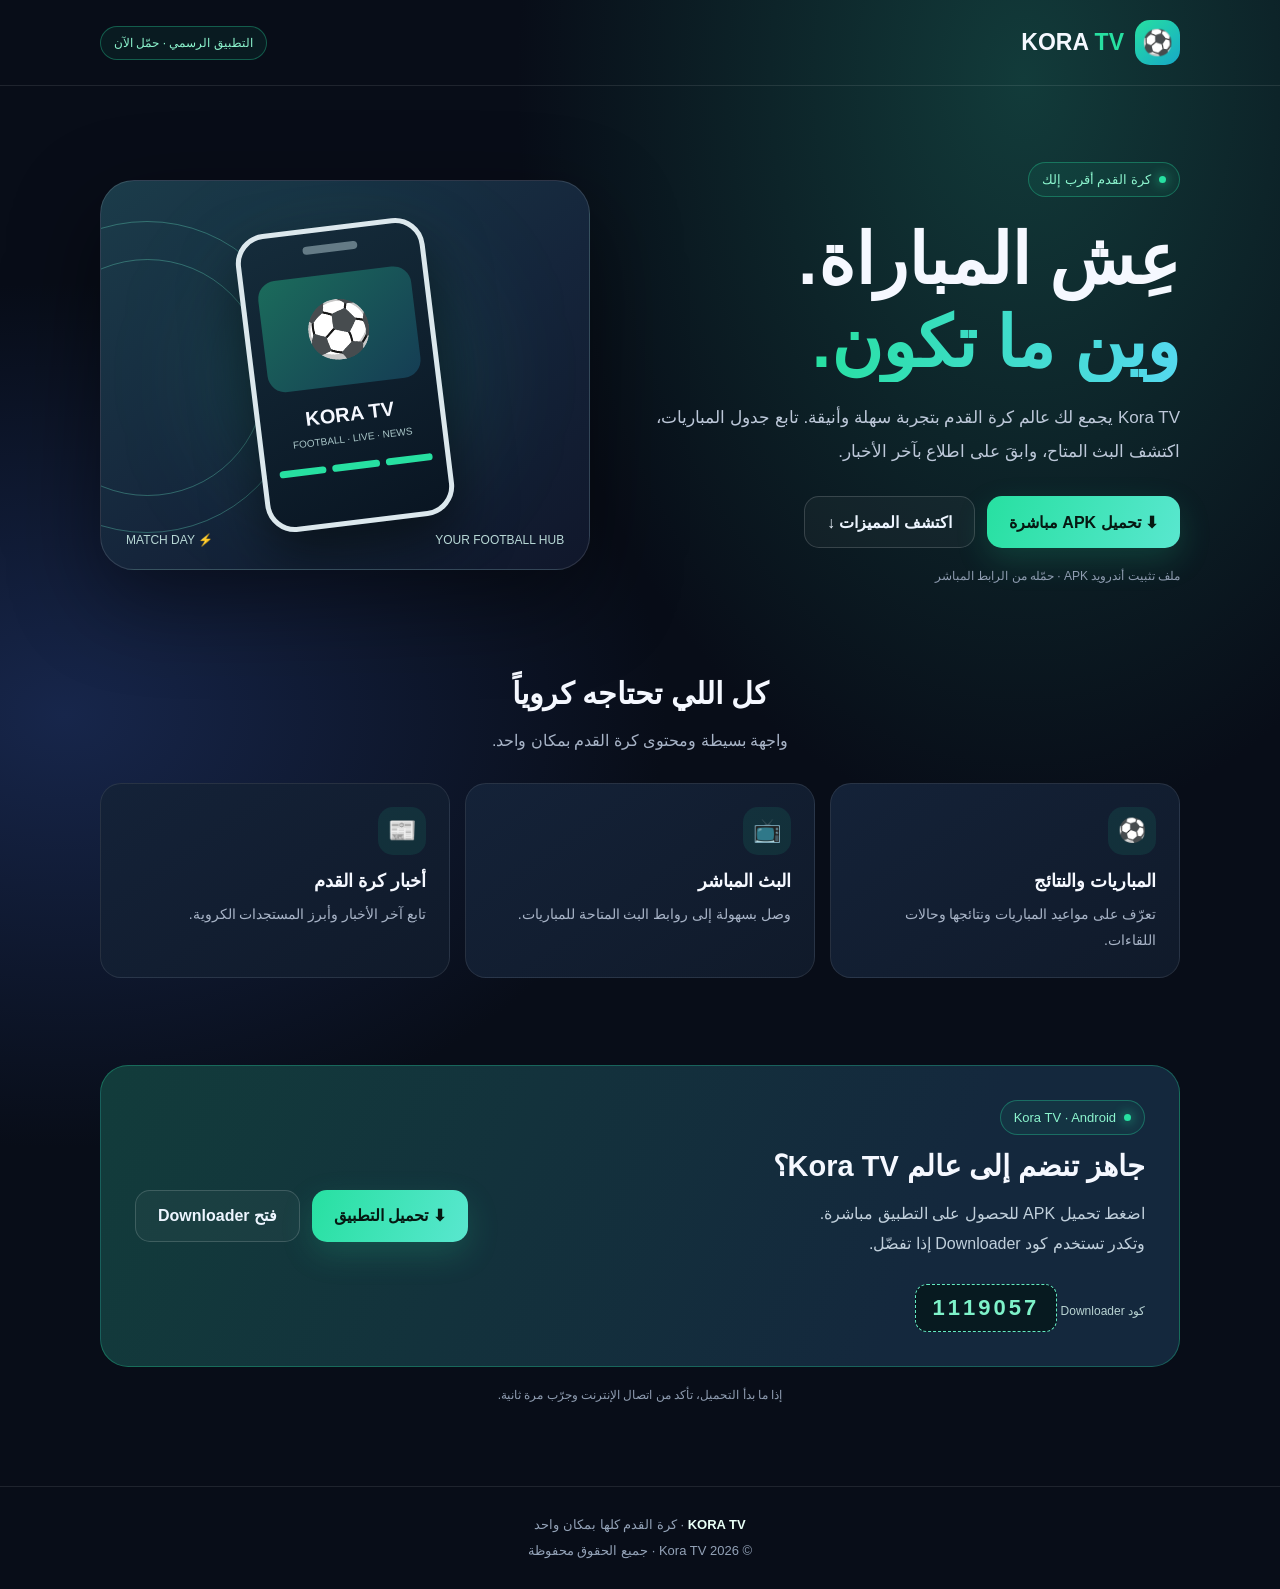
<file: download.html>
<!DOCTYPE html>
<html lang="ar" dir="rtl">
<head>
<meta charset="UTF-8">
<meta name="viewport" content="width=device-width, initial-scale=1.0">
<meta name="theme-color" content="#080d18">
<meta name="description" content="حمّل تطبيق Kora TV لمتابعة المباريات والبث المباشر وأخبار كرة القدم.">
<title>Kora TV | تحميل التطبيق</title>

<style>
:root {
  --bg:#080d18;
  --panel:#111b2b;
  --muted:#a8b4c7;
  --green:#27e0a1;
  --cyan:#55d9ef;
  --line:#ffffff18;
}

*{box-sizing:border-box}
html{scroll-behavior:smooth}

body{
  margin:0;
  background:
    radial-gradient(ellipse at 80% 5%,#123b3a 0,transparent 35%),
    radial-gradient(ellipse at 5% 45%,#17264b 0,transparent 35%),
    var(--bg);
  color:#f5f8ff;
  font-family:Tahoma,Arial,sans-serif;
  min-height:100vh;
}

a{color:inherit;text-decoration:none}
.wrap{width:min(1080px,calc(100% - 36px));margin:auto}

header{
  padding:20px 0;
  border-bottom:1px solid var(--line);
}

.nav{
  display:flex;
  justify-content:space-between;
  align-items:center;
  gap:15px;
}

.brand{
  display:flex;
  align-items:center;
  gap:11px;
  font-weight:900;
  font-size:23px;
}

.logo{
  width:45px;
  height:45px;
  border-radius:15px;
  display:grid;
  place-items:center;
  background:linear-gradient(140deg,var(--green),#16a8c8);
  color:#06131a;
  font-size:25px;
}

.badge,.eyebrow{
  border:1px solid #27e0a155;
  background:#27e0a111;
  color:#8cf5ce;
  border-radius:999px;
  padding:9px 13px;
  font-size:12px;
}

.hero{padding:76px 0 64px}

.hero-grid{
  display:grid;
  grid-template-columns:1.05fr .95fr;
  align-items:center;
  gap:48px;
}

.eyebrow{
  display:inline-flex;
  align-items:center;
  gap:8px;
  font-size:13px;
}

.dot{
  width:7px;
  height:7px;
  background:var(--green);
  border-radius:50%;
  box-shadow:0 0 12px var(--green);
}

h1{
  font-size:clamp(43px,6vw,70px);
  line-height:1.18;
  margin:22px 0 17px;
}

h1 span{
  background:linear-gradient(90deg,var(--green),var(--cyan));
  -webkit-background-clip:text;
  background-clip:text;
  color:transparent;
}

.lead{
  color:#bdc8d9;
  font-size:17px;
  line-height:2;
  max-width:570px;
  margin:0 0 27px;
}

.actions,.download-actions{
  display:flex;
  flex-wrap:wrap;
  gap:12px;
}

.btn{
  min-height:52px;
  padding:14px 22px;
  border-radius:15px;
  display:inline-flex;
  align-items:center;
  justify-content:center;
  gap:9px;
  font-weight:900;
  transition:.2s;
}

.btn:hover{transform:translateY(-3px);filter:brightness(1.08)}

.primary{
  background:linear-gradient(110deg,var(--green),#59e7cf);
  color:#061812;
  box-shadow:0 12px 32px #27e0a12b;
}

.secondary{
  border:1px solid #ffffff28;
  background:#ffffff09;
  color:#edf5ff;
}

.app-art{
  position:relative;
  min-height:390px;
  border:1px solid #ffffff20;
  border-radius:34px;
  background:linear-gradient(145deg,#1b3c4a,#15253b 55%,#10172b);
  display:grid;
  place-items:center;
  overflow:hidden;
  box-shadow:0 30px 90px #0007;
}

.app-art:before,.app-art:after{
  content:"";
  position:absolute;
  width:310px;
  height:310px;
  border:1px solid #6be8c655;
  border-radius:50%;
  left:-110px;
  top:40px;
}

.app-art:after{
  width:235px;
  height:235px;
  left:-72px;
  top:78px;
}

.glow{
  position:absolute;
  width:210px;
  height:210px;
  background:#27e0a133;
  filter:blur(65px);
  border-radius:50%;
}

.phone{
  z-index:1;
  width:190px;
  height:300px;
  border:5px solid #dce8ed;
  border-radius:30px;
  background:linear-gradient(160deg,#152c3b,#091522);
  box-shadow:0 25px 55px #0008;
  padding:13px;
  transform:rotate(-7deg);
}

.phone-top{
  height:8px;
  width:55px;
  border-radius:9px;
  background:#647b86;
  margin:0 auto 22px;
}

.phone-logo{
  height:112px;
  border-radius:18px;
  background:linear-gradient(140deg,#1b6b5b,#153d54);
  display:grid;
  place-items:center;
  font-size:55px;
}

.phone-name{
  text-align:center;
  font-weight:900;
  font-size:20px;
  margin-top:18px;
}

.phone-sub{
  text-align:center;
  color:#a9c6c8;
  font-size:10px;
  margin-top:7px;
}

.phone-bars{
  display:flex;
  gap:6px;
  margin-top:19px;
}

.phone-bars i{
  height:7px;
  border-radius:9px;
  background:#27e0a1;
  flex:1;
}

.art-caption{
  position:absolute;
  bottom:22px;
  right:25px;
  left:25px;
  display:flex;
  justify-content:space-between;
  color:#b8d8d6;
  font-size:12px;
  z-index:2;
}

.features{padding:24px 0 72px}

.section-head{
  text-align:center;
  margin-bottom:27px;
}

.section-head h2{
  font-size:30px;
  margin:0 0 10px;
}

.section-head p{
  color:var(--muted);
  line-height:1.8;
}

.cards{
  display:grid;
  grid-template-columns:repeat(3,1fr);
  gap:15px;
}

.card{
  padding:23px;
  border-radius:21px;
  background:linear-gradient(145deg,#142238,#101a2a);
  border:1px solid var(--line);
}

.icon{
  width:48px;
  height:48px;
  border-radius:15px;
  display:grid;
  place-items:center;
  background:#27e0a119;
  font-size:23px;
  margin-bottom:15px;
}

.card h3{margin:0 0 9px;font-size:18px}

.card p{
  margin:0;
  color:var(--muted);
  font-size:14px;
  line-height:1.9;
}

.download{padding:15px 0 80px}

.download-box{
  border:1px solid #27e0a14d;
  border-radius:28px;
  padding:34px;
  background:linear-gradient(115deg,#123c3b,#14283d 75%);
  display:flex;
  align-items:center;
  justify-content:space-between;
  gap:25px;
}

.download-box h2{
  font-size:29px;
  margin:14px 0 9px;
}

.download-box p{
  color:#c1d0dc;
  line-height:1.9;
}

.code-wrap{
  margin-top:15px;
  color:#b8d3d2;
  font-size:12px;
}

.code{
  direction:ltr;
  display:inline-block;
  margin-top:8px;
  padding:10px 17px;
  border:1px dashed #64eac1;
  border-radius:12px;
  background:#071a20;
  color:#7ef2c9;
  font-size:22px;
  font-weight:900;
  letter-spacing:3px;
}

.note{
  text-align:center;
  color:#8f9db1;
  font-size:12px;
  margin:18px 0 0;
  line-height:1.8;
}

footer{
  border-top:1px solid var(--line);
  padding:25px 0;
  color:#93a2b7;
  text-align:center;
  font-size:13px;
  line-height:2;
}

footer strong{color:#e8fff6}

@media(max-width:760px){
  .hero{padding:48px 0 42px}
  .hero-grid{grid-template-columns:1fr;gap:30px}
  .app-art{min-height:340px}
  .cards{grid-template-columns:1fr}
  .download-box{
    align-items:flex-start;
    flex-direction:column;
    padding:25px;
  }
  .wrap{width:min(100% - 28px,600px)}
  .badge{font-size:10px;padding:8px 10px}
  h1{font-size:48px}
}
</style>
</head>

<body>

<header>
  <div class="wrap nav">
    <a class="brand" href="#top">
      <span class="logo">⚽</span>
      <span>KORA <b style="color:#27e0a1">TV</b></span>
    </a>
    <a class="badge" href="#download">التطبيق الرسمي · حمّل الآن</a>
  </div>
</header>

<main id="top">

<section class="hero">
  <div class="wrap hero-grid">

    <div>
      <span class="eyebrow"><i class="dot"></i> كرة القدم أقرب إلك</span>

      <h1>
        عِش المباراة.<br>
        <span>وين ما تكون.</span>
      </h1>

      <p class="lead">
        Kora TV يجمع لك عالم كرة القدم بتجربة سهلة وأنيقة.
        تابع جدول المباريات، اكتشف البث المتاح، وابقَ على اطلاع بآخر الأخبار.
      </p>

      <div class="actions">
        <a class="btn primary"
           href="https://github.com/royahassam3064/live-player/releases/latest/download/kora-tv.apk">
          ⬇ تحميل APK مباشرة
        </a>

        <a class="btn secondary" href="#features">
          اكتشف المميزات ↓
        </a>
      </div>

      <p class="note" style="text-align:right">
        ملف تثبيت أندرويد APK · حمّله من الرابط المباشر
      </p>
    </div>

    <div class="app-art">
      <div class="glow"></div>

      <div class="phone">
        <div class="phone-top"></div>
        <div class="phone-logo">⚽</div>
        <div class="phone-name">KORA TV</div>
        <div class="phone-sub">FOOTBALL · LIVE · NEWS</div>
        <div class="phone-bars">
          <i></i><i></i><i></i>
        </div>
      </div>

      <div class="art-caption">
        <span>YOUR FOOTBALL HUB</span>
        <span>⚡ MATCH DAY</span>
      </div>
    </div>

  </div>
</section>

<section class="features" id="features">
  <div class="wrap">

    <div class="section-head">
      <h2>كل اللي تحتاجه كروياً</h2>
      <p>واجهة بسيطة ومحتوى كرة القدم بمكان واحد.</p>
    </div>

    <div class="cards">

      <article class="card">
        <div class="icon">⚽</div>
        <h3>المباريات والنتائج</h3>
        <p>تعرّف على مواعيد المباريات ونتائجها وحالات اللقاءات.</p>
      </article>

      <article class="card">
        <div class="icon">📺</div>
        <h3>البث المباشر</h3>
        <p>وصل بسهولة إلى روابط البث المتاحة للمباريات.</p>
      </article>

      <article class="card">
        <div class="icon">📰</div>
        <h3>أخبار كرة القدم</h3>
        <p>تابع آخر الأخبار وأبرز المستجدات الكروية.</p>
      </article>

    </div>
  </div>
</section>

<section class="download" id="download">
  <div class="wrap">

    <div class="download-box">

      <div>
        <span class="eyebrow"><i class="dot"></i> Kora TV · Android</span>

        <h2>جاهز تنضم إلى عالم Kora TV؟</h2>

        <p>
          اضغط تحميل APK للحصول على التطبيق مباشرة.<br>
          وتكدر تستخدم كود Downloader إذا تفضّل.
        </p>

        <div class="code-wrap">
          كود Downloader
          <div class="code">1119057</div>
        </div>
      </div>

      <div class="download-actions">
        <a class="btn primary"
           href="https://github.com/royahassam3064/live-player/releases/latest/download/kora-tv.apk">
          ⬇ تحميل التطبيق
        </a>

        <a class="btn secondary"
           href="http://aftv.news/1119057"
           target="_blank"
           rel="noopener noreferrer">
          فتح Downloader
        </a>
      </div>

    </div>

    <p class="note">
      إذا ما بدأ التحميل، تأكد من اتصال الإنترنت وجرّب مرة ثانية.
    </p>

  </div>
</section>

</main>

<footer>
  <div class="wrap">
    <strong>KORA TV</strong> · كرة القدم كلها بمكان واحد<br>
    © 2026 Kora TV · جميع الحقوق محفوظة
  </div>
</footer>

</body>
</html>
</file>
